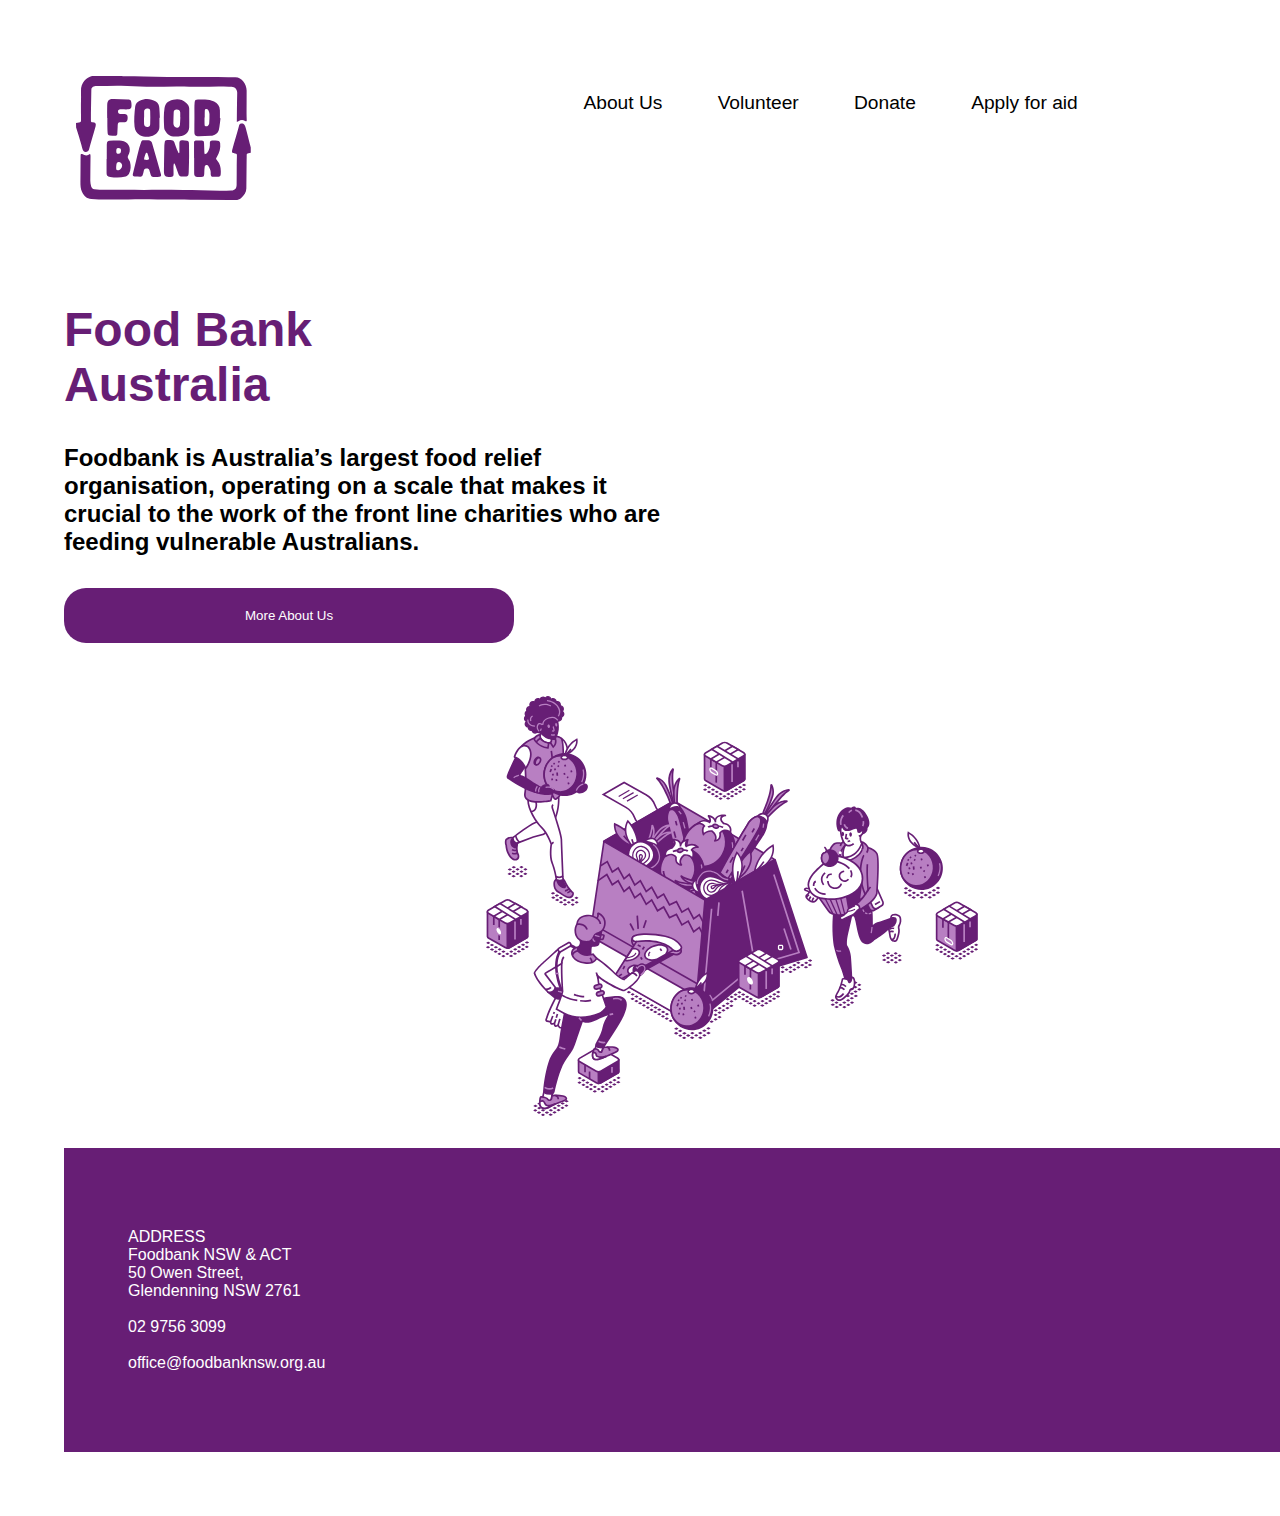
<file: index.html>
<!DOCTYPE html>
<html>

<head>
	<meta charset="utf-8">
	<meta name="viewport" content="width=device-width, initial-scale=1.0">
	<title>repl.it</title>
	<link href="style.css" rel="stylesheet" type="text/css" />
	<link rel="stylesheet" href="https://cdnjs.cloudflare.com/ajax/libs/font-awesome/4.7.0/css/font-awesome.min.css">
</head>

<body>

	<script src="script.js">
	</script>

 <!-- Navigation bar  -->
	<div class="navbar" id="navbar">


		<div class="topnav" id="myTopnav">
			<a href=""> </a>
			<a href=""> </a>
			<a href="#Apply for aid">Apply for aid</a>
			<a href="donate_money.html">Donate</a>
			<a href="#Volunteer">Volunteer</a>
      <a href="moreinfopage.html">About Us</a>
			<a href="javascript:void(0);" class="icon" onclick="myFunction()">
				<i class="fa fa-bars"></i>
  </a>
	</div>

  <!-- Food bank logo button  -->
  <div class="logo_button" id="logo_button">
			<a href="index.html">
				<img src="/images/food bank logo.svg" alt="HTML tutorial" />
  </a>
  </div>

  <!-- dividers -->
  </div>
  <div class="spacer" id="spacer">
  <br>
  <br>
  </div>
  
  <div class="spacer" id="spacer">
  <br>
  <br>
  </div>

<!-- landing page text box container -->
	<div class="textbox_1">
		<h1> Food Bank
			<br> Australia </h1>
    
    <h4> Foodbank is Australia’s largest food relief organisation, operating on a scale that makes it crucial to the work of the front line charities who are feeding vulnerable Australians. </h4>

    <a href="moreinfopage.html"> <button> More About Us</button></a>
    </div>

    <!-- landing page front image container -->

    <div class="front_image" id="front_image" >
    <img 
       width="500em" 
       src="/images/landing page graphic.svg"
       alt="Animation of people donating food"/>
    </div>

  <div class="spacer" id="spacer">
  <br>
  <br>
  </div>

  </body>

  
<!-- Footer component -->
  <footer>
    
    <p> ADDRESS
    <br>
    Foodbank NSW & ACT
    <br>
    50 Owen Street,
    <br>
    Glendenning NSW 2761
    <br>
    <br>
    02 9756 3099
    <br>
    <br>
    office@foodbanknsw.org.au </p>
    
  </footer>

  

 
</html>
</file>
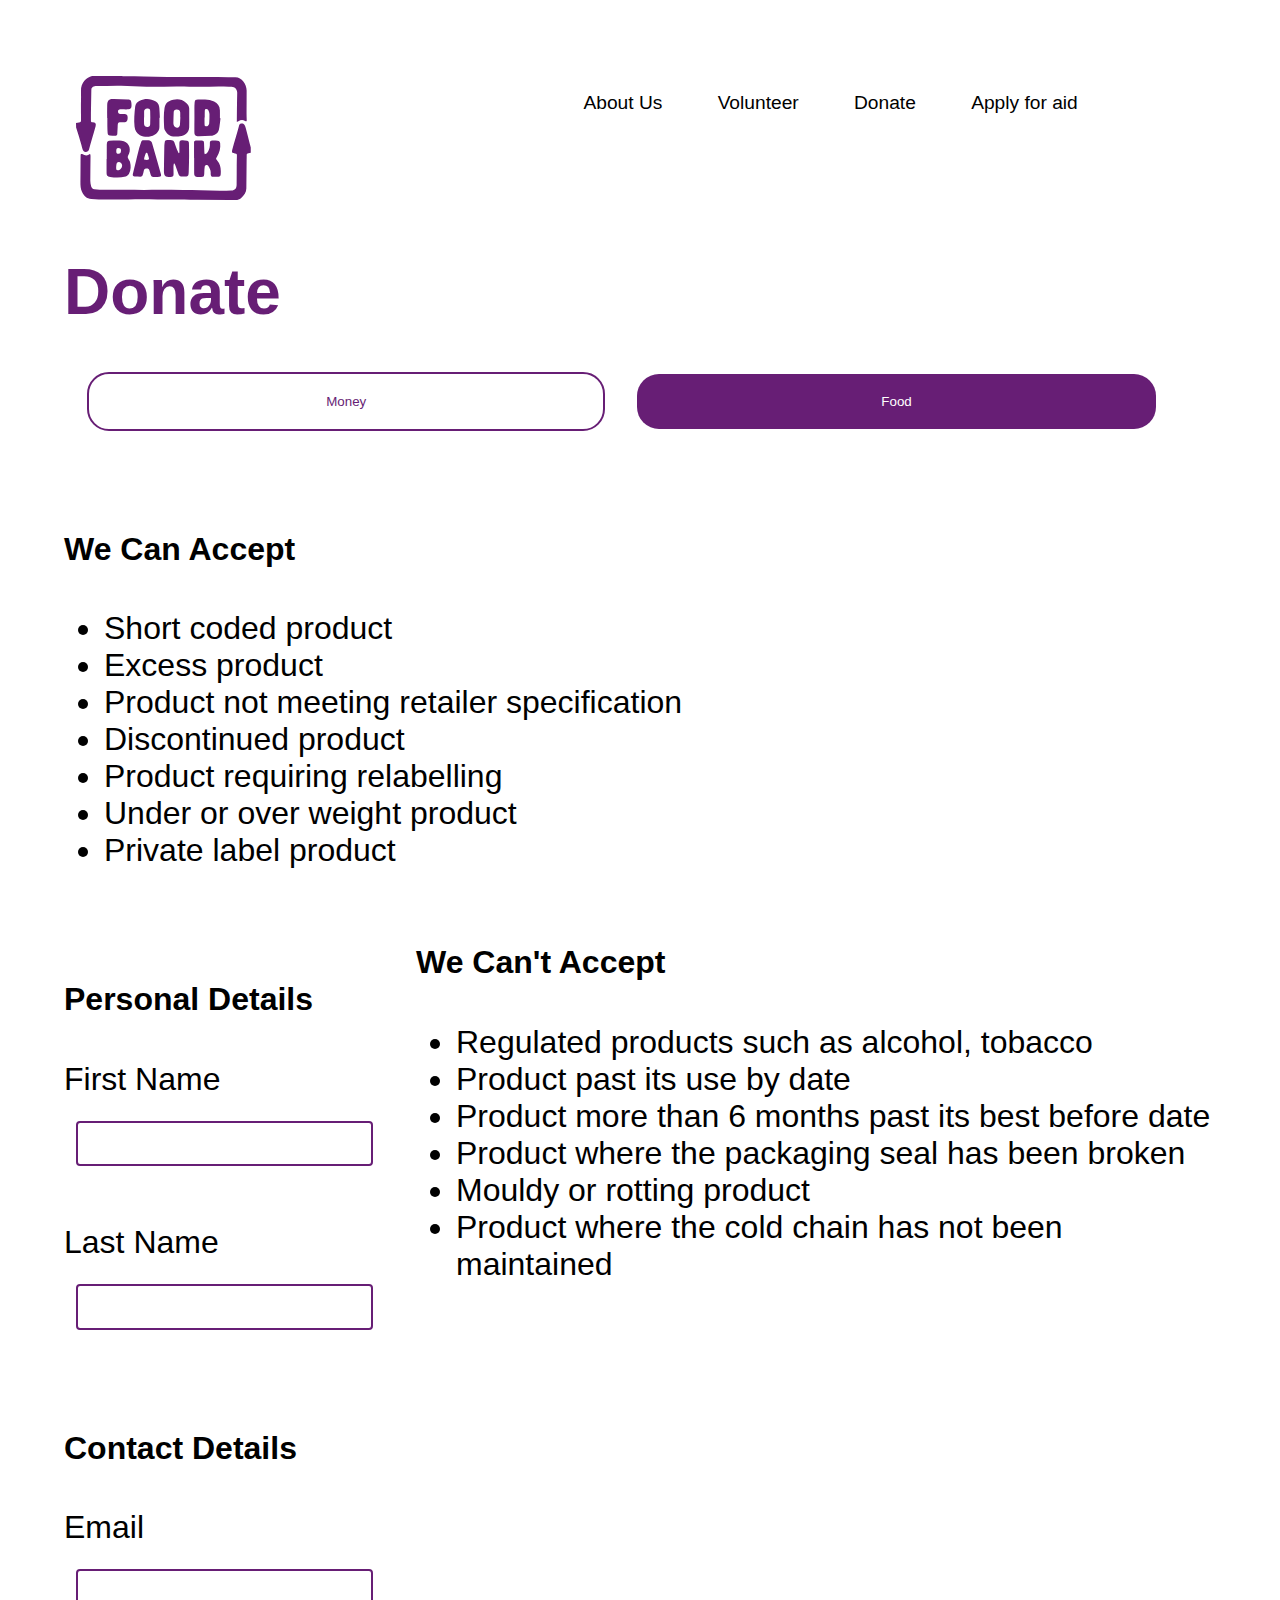
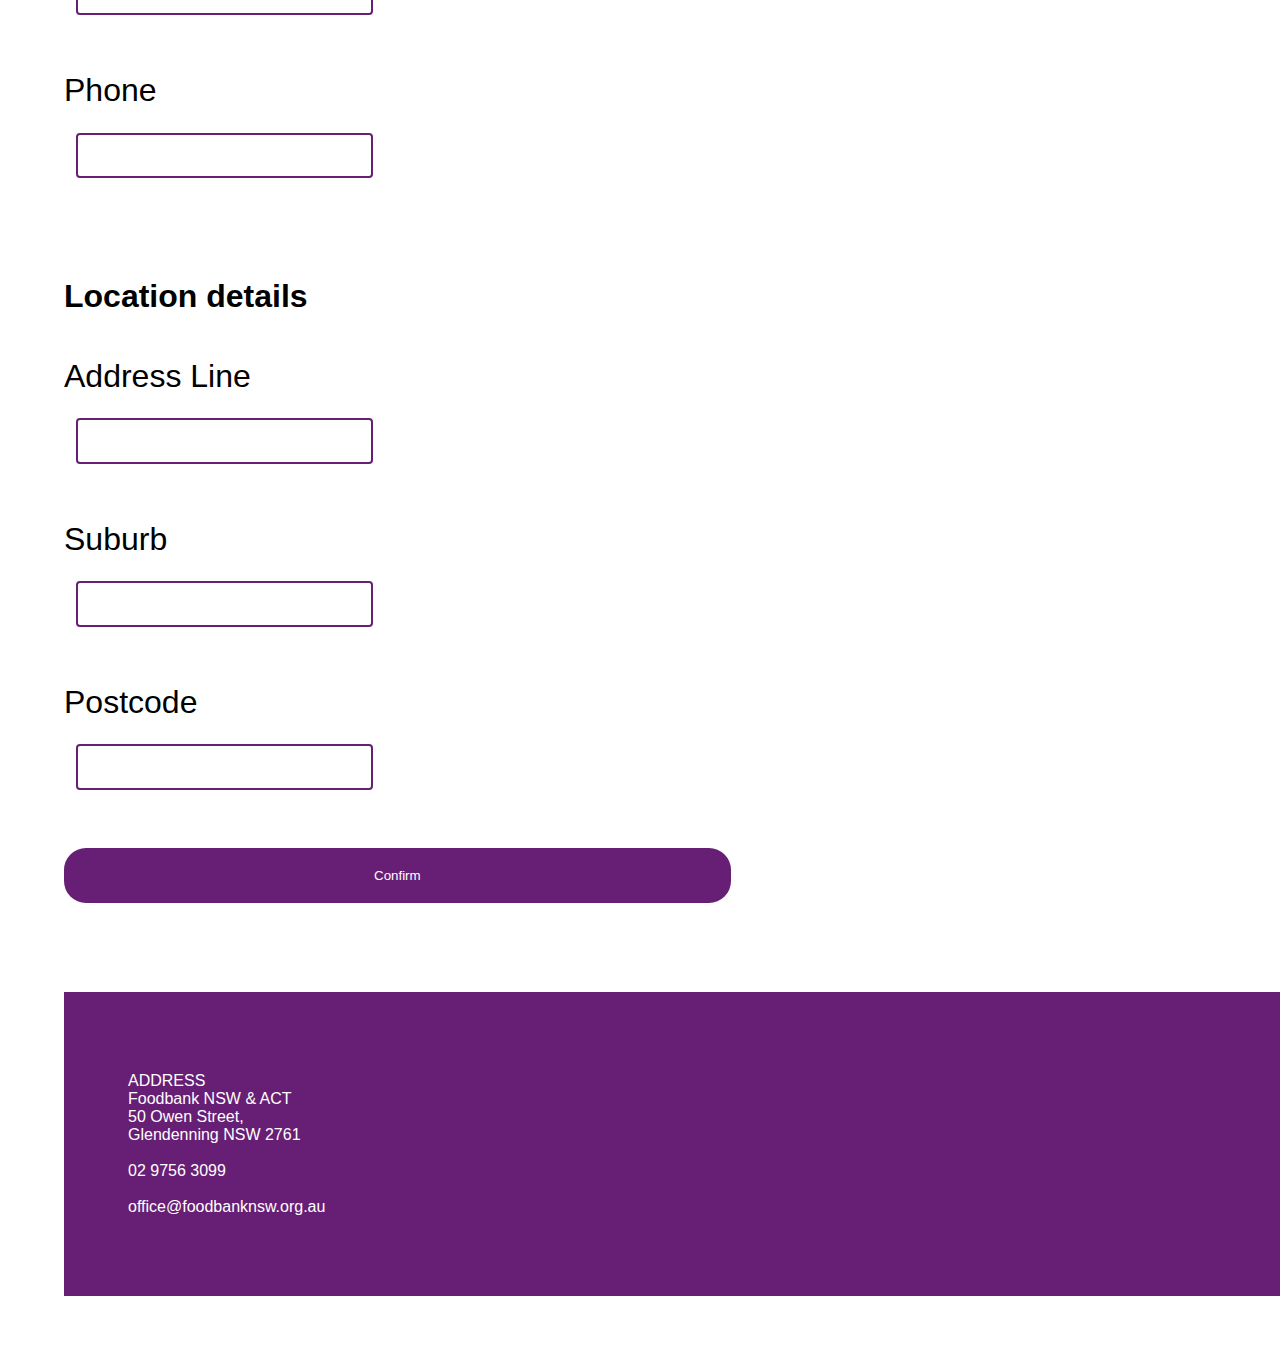
<file: donate_food.html>
<!DOCTYPE html>
<html>

<head>
	<meta charset="utf-8">
	<meta name="viewport" content="width=device-width, initial-scale=1.0">
	<title>repl.it</title>
	<link href="style.css" rel="stylesheet" type="text/css" />
	<link rel="stylesheet" href="https://cdnjs.cloudflare.com/ajax/libs/font-awesome/4.7.0/css/font-awesome.min.css">
</head>

<body>

	<script src="script.js">

	</script>
	<div class="navbar" id="navbar">


		<div class="topnav" id="myTopnav">
			<a href=""> </a>
			<a href=""> </a>
			<a href="#Apply for aid">Apply for aid</a>
			<a href="donate_money.html">Donate</a>
      <a href="#Volunteer">Volunteer</a>
			<a href="moreinfopage.html">About Us</a>
			<a href="javascript:void(0);" class="icon" onclick="myFunction()">
				<i class="fa fa-bars"></i>
  </a>
	</div>

  <div class="logo_button" id="logo_button">
			<a href="index.html.html">
				<img src="/images/food bank logo.svg" alt="HTML tutorial" />
  </a>

  </div>

  

  </div>

  <div class="spacer" id="spacer">
  <br>
  <br>
  </div>
  
  <div class="spacer" id="spacer">
  <br>
  <br>
  </div>
  
  <h1>Donate</h1>
          <a href="donate_money.html"> <button class="medium_2"> Money</button></a>

          <a href="donate_food.html"> <button class="medium_1"> Food</button></a>

      <div class="row" id="row">

      <div class="container_1" id="container_1">
      <h4> We Can Accept </h4>
      <ul>

        <li>Short coded product
      	</li>

        <li>Excess product
      	</li>

        <li>Product not meeting retailer specification
      	</li>

        <li>Discontinued product
      	</li>  

        <li>Product requiring relabelling
      	</li>

        <li>Under or over weight product
      	</li>

        <li>
        Private label product
      	</li>

      </ul>
      </div>

      <div class="container_2" id="container_2">

      <h4> We Can't Accept </h4>
      <ul>

        <li>Regulated products such as alcohol, tobacco 
      	</li>

        <li>Product past its use by date
      	</li>

        <li>Product more than 6 months past its best before date
      	</li>

        <li>Product where the packaging seal has been broken
      	</li>  

        <li>Mouldy or rotting product
      	</li>

        <li>Product where the cold chain has not been maintained
      	</li>

      </ul>

      </div>

      </div>

<div class="spacer" id="spacer">
  <br>
  <br>
  </div>

  <div class="spacer" id="spacer">
  <br>
  <br>
  </div>

  <div class="spacer" id="spacer">
  <br>
  <br>
  </div>

  <div class="spacer" id="spacer">
  <br>
  <br>
  </div>

  <div class="spacer" id="spacer">
  <br>
  <br>
  </div>

  <div class="spacer" id="spacer">
  <br>
  <br>
  </div>

<form id="payment">
      		

        <h4> Personal Details </h4>

      		<label for="name"> First Name</label>
          <input id="name" name="name" type="text" required>
            
            <label for="name">Last Name</label>
      			<input id="name" name="name" type="text" required>
          

            <h4> Contact Details </h4>
            
      				<label for="email">Email</label>
               
      				<input id="email" name="email" type="email" required>
      			
      				<label for="phone">Phone</label>
               
      				<input id="phone" name="phone" type="number" required>
      		

      		
      		<h4>Location details</h4>
      		
      				<label for="Address Line">Address Line</label>
               
      				<input id="Address Line" name="Address Line" type="text" required>
      			
      				<label for="Suburb">Suburb</label>
               
      				<input id="Suburb" name="Suburb" type="text" required>
      			<br>
      			
      				<label for="Postcode">Postcode</label>
               
      				<input id="Postcode" name="Postcode" type="number" required>
      			
            <div class="center" id="center">
      		<button type="submit">Confirm</button>
            </div>

      </form>
      
    <footer>
    
    <p> ADDRESS
    <br>
    Foodbank NSW & ACT
    <br>
    50 Owen Street,
    <br>
    Glendenning NSW 2761
    <br>
    <br>
    02 9756 3099
    <br>
    <br>
    office@foodbanknsw.org.au </p>
    
  </footer>

    <script src="script.js"></script>
  </body>
</html>
</file>
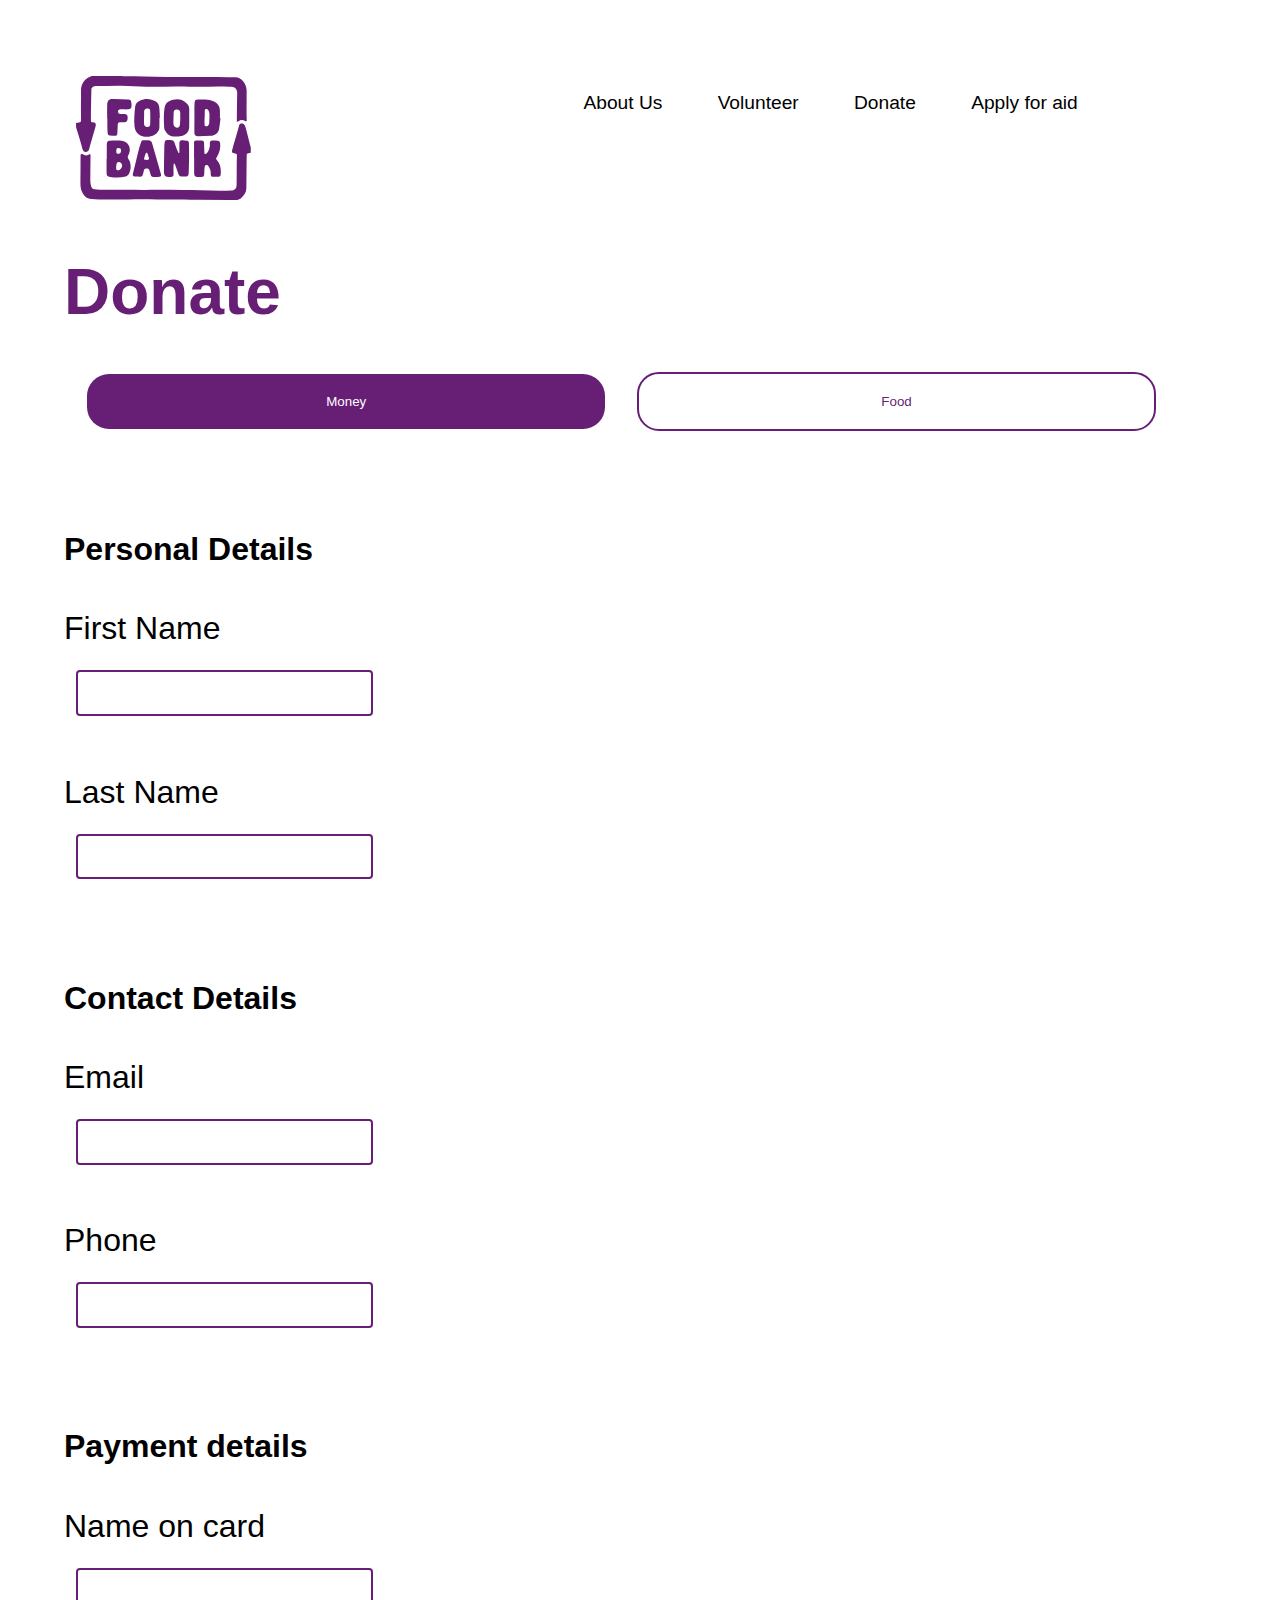
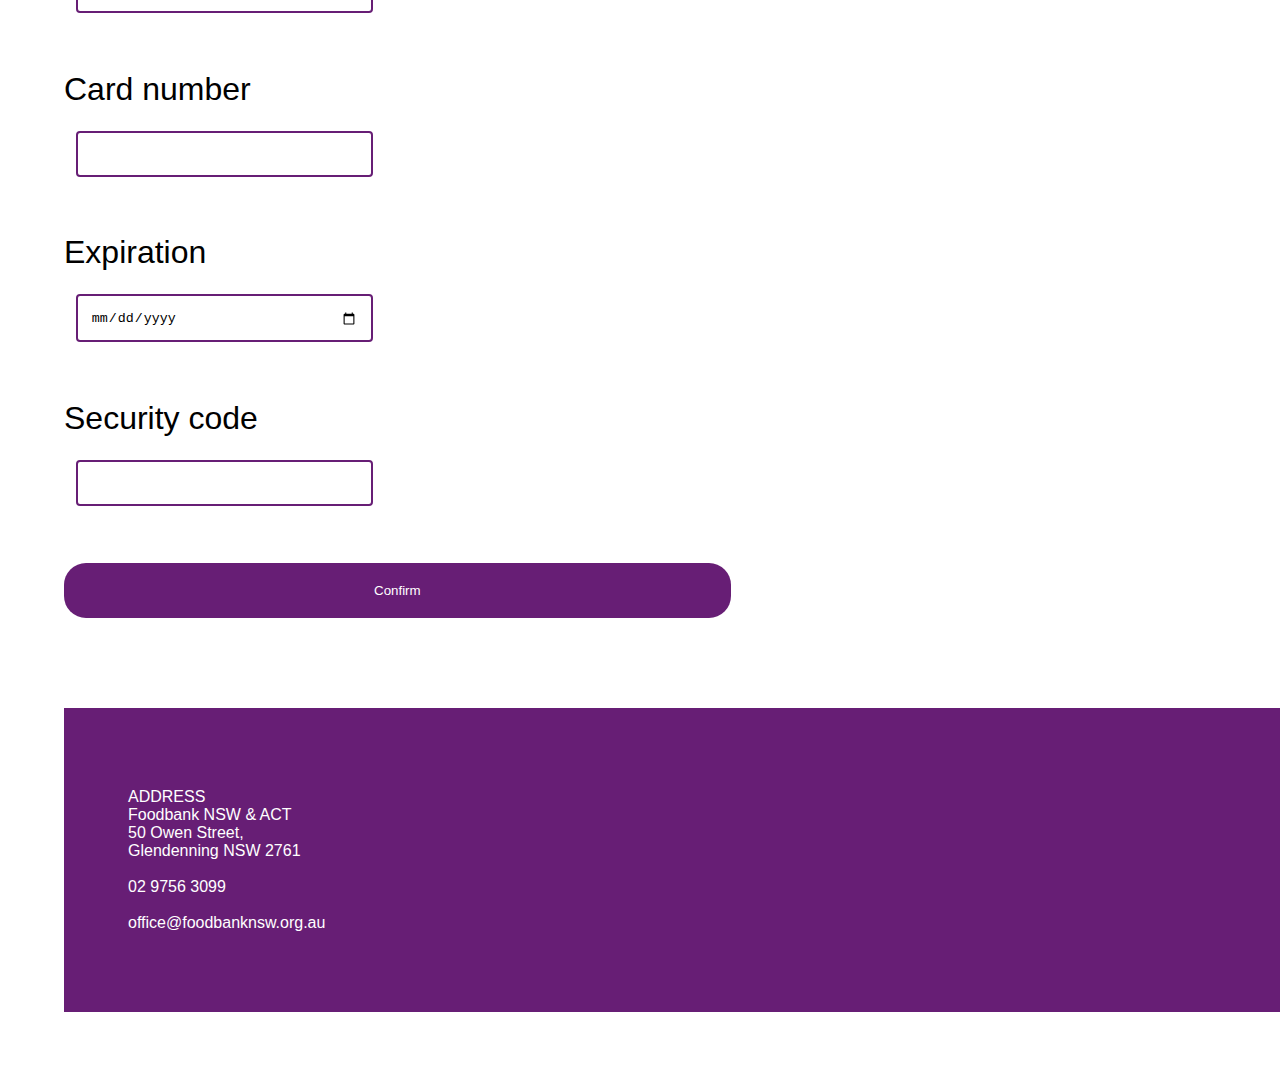
<file: donate_money.html>
<!DOCTYPE html>
<html>

<head>
	<meta charset="utf-8">
	<meta name="viewport" content="width=device-width, initial-scale=1.0">
	<title>repl.it</title>
	<link href="style.css" rel="stylesheet" type="text/css" />
	<link rel="stylesheet" href="https://cdnjs.cloudflare.com/ajax/libs/font-awesome/4.7.0/css/font-awesome.min.css">
</head>

<body>

	<script src="script.js">

	</script>
	<div class="navbar" id="navbar">


		<div class="topnav" id="myTopnav">
			<a href=""> </a>
			<a href=""> </a>
			<a href="#Apply for aid">Apply for aid</a>
			<a href="donate_money.html">Donate</a>
			<a href="#Volunteer">Volunteer</a>
			<a href="moreinfopage.html">About Us</a>
			<a href="javascript:void(0);" class="icon" onclick="myFunction()">
				<i class="fa fa-bars"></i>
  </a>
	</div>

  <div class="logo_button" id="logo_button">
			<a href="index.html.html">
				<img src="/images/food bank logo.svg" alt="HTML tutorial" />
  </a>

  </div>

  

  </div>

  <div class="spacer" id="spacer">
  <br>
  <br>
  </div>
  
  <div class="spacer" id="spacer">
  <br>
  <br>
  </div>
  
  <h1>Donate</h1>
          <a href="donate_money.html"> <button class="medium_1"> Money</button></a>

          <a href="donate_food.html"> <button class="medium_2"> Food</button></a>

<form id="payment">
      		

        <h4> Personal Details </h4>

      		<label for="name"> First Name</label>
          <input id="name" name="name" type="text" required>
            
            <label for="name">Last Name</label>
      			<input id="name" name="name" type="text" required>
          

            <h4> Contact Details </h4>
            
      				<label for="email">Email</label>
               
      				<input id="email" name="email" type="email" required>
      			
      				<label for="phone">Phone</label>
               
      				<input id="phone" name="phone" type="number" required>
      		

      		
      		<h4>Payment details</h4>
      		
      				<label for="namecard">Name on card</label>
               
      				<input id="namecard" name="namecard" type="text" required>
      			
      				<label for="cardnumber">Card number</label>
               
      				<input id="cardnumber" name="cardnumber" type="number" required>
      			<br>
      				<label for="expiration">Expiration</label>
               
      				<input id="expiration" name="expiration" type="date" required>
      			
      				<label for="secure">Security code</label>
               
      				<input id="secure" name="secure" type="number" required>
      			
            <div class="center" id="center">
      		<button type="submit">Confirm</button>
            </div>

      </form>

      <footer>
    
    <p> ADDRESS
    <br>
    Foodbank NSW & ACT
    <br>
    50 Owen Street,
    <br>
    Glendenning NSW 2761
    <br>
    <br>
    02 9756 3099
    <br>
    <br>
    office@foodbanknsw.org.au </p>
    
  </footer>
  
    <script src="script.js"></script>
  </body>
</html>
</file>
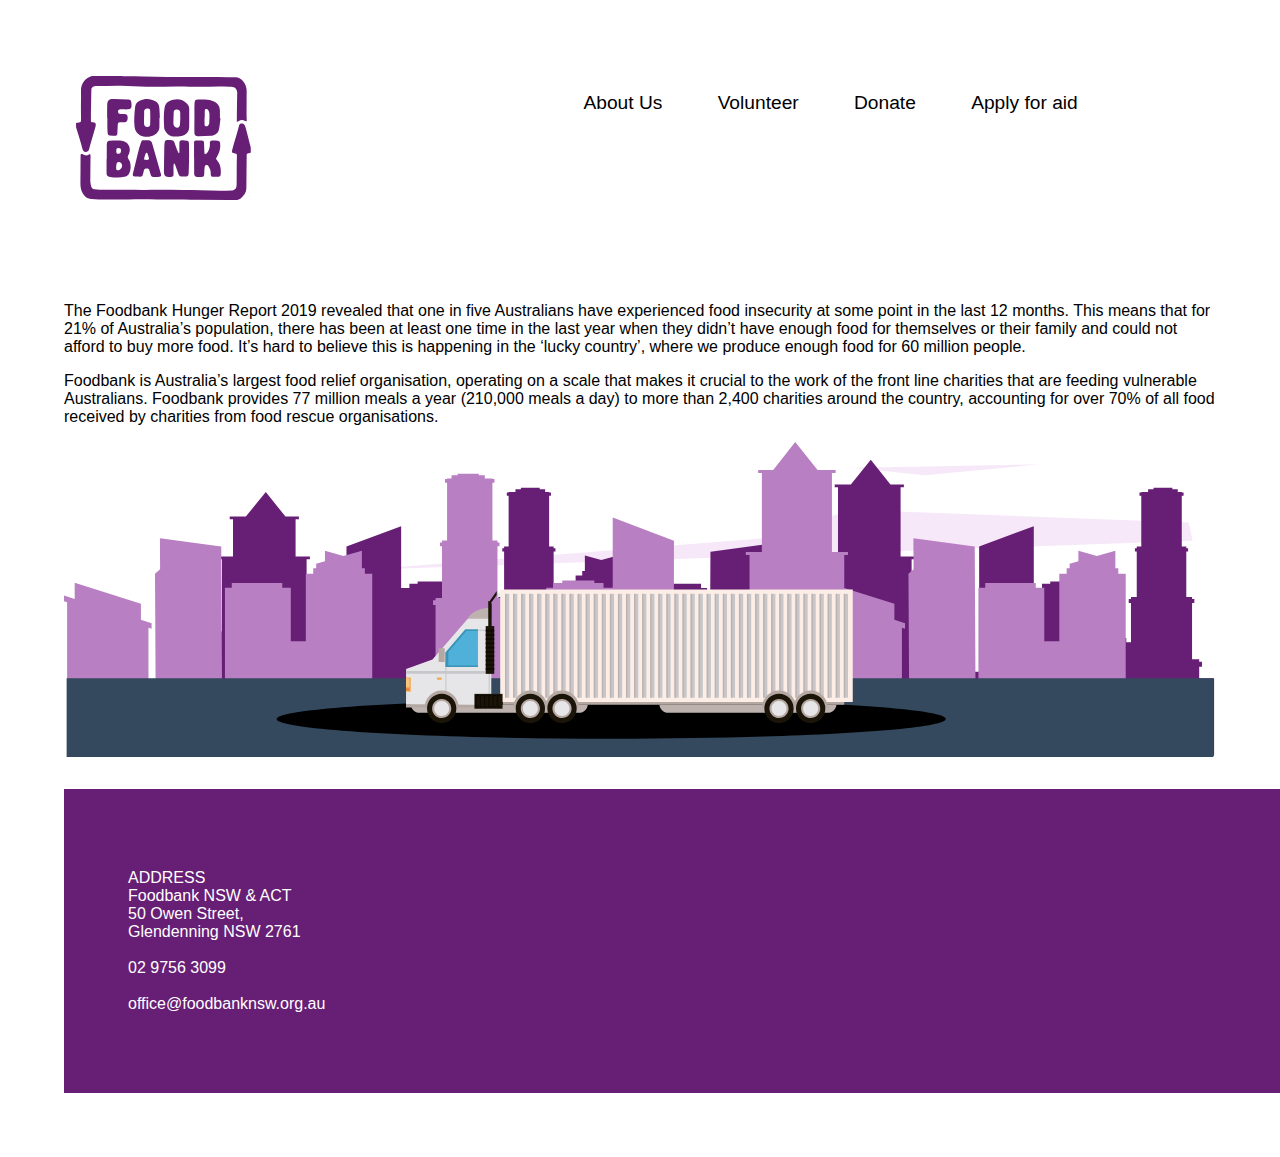
<file: moreinfopage.html>
<!DOCTYPE html>
<html>

<head>
	<meta charset="utf-8">
	<meta name="viewport" content="width=device-width, initial-scale=1.0">
	<title>repl.it</title>
	<link href="style.css" rel="stylesheet" type="text/css" />
	<link rel="stylesheet" href="https://cdnjs.cloudflare.com/ajax/libs/font-awesome/4.7.0/css/font-awesome.min.css">
</head>

<body>

	<script src="script.js">

	</script>
  <!-- navigation -->
	<div class="navbar" id="navbar">


		<div class="topnav" id="myTopnav">
			<a href=""> </a>
			<a href=""> </a>
			<a href="#Apply for aid">Apply for aid</a>
			<a href="donate_money.html">Donate</a>
			<a href="#Volunteer">Volunteer</a>
      <a href="moreinfopage.html">About Us</a>
			<a href="javascript:void(0);" class="icon" onclick="myFunction()">
				<i class="fa fa-bars"></i>
  </a>
	</div>
<!-- foodbank logo button -->
  <div class="logo_button" id="logo_button">
			<a href="index.html">
				<img src="/images/food bank logo.svg" alt="HTML tutorial" />
  </a>

  </div>
  </div>

  <!-- dividers -->

  <div class="spacer" id="spacer">
  <br>
  <br>
  </div>

  <div class="spacer" id="spacer">
  <br>
  <br>
  </div>
  
  <div class="spacer" id="spacer">
  <br>
  <br>
  </div>
	
	<!-- info text -->

	<p> The Foodbank Hunger Report 2019 revealed that one in five Australians have experienced food insecurity at some point in the last 12 months. This means that for 21% of Australia’s population, there has been at least one time in the last year when they didn’t have enough food for themselves or their family and could not afford to buy more food. It’s hard to believe this is happening in the ‘lucky country’, where we produce enough food for 60 million people.</p>
  
  <p>
  Foodbank is Australia’s largest food relief organisation, operating on a scale that makes it crucial to the work of the front line charities that are feeding vulnerable Australians. Foodbank provides 77 million meals a year (210,000 meals a day) to more than 2,400 charities around the country, accounting for over 70% of all food received by charities from food rescue organisations.</p>

    <!-- food truck illustration -->

      <img 
       width="100%" height="50%"
       src="/images/about us image.svg"
       alt="Food delivery truck"/> 

    <!-- footer element -->
    <footer>
    
    <p> ADDRESS
    <br>
    Foodbank NSW & ACT
    <br>
    50 Owen Street,
    <br>
    Glendenning NSW 2761
    <br>
    <br>
    02 9756 3099
    <br>
    <br>
    office@foodbanknsw.org.au </p>
    
  </footer>

  </body>
  
</html>
</file>
<file: style.css>
/* Setting the CSS of the standard elements of the webpage*/

body {
	margin: 2em;
	font-family: Proxima Nova, sans-serif;
	font-size: 2em;
  font-style: normal;
  max-width: 100%;
  display: block;
}

footer {
  
  display: inline-block;
  width: 100%;
  height: 50%;
  background-color: #671E75;
  color: #ffffff;
  margin-top: 1em;
  margin-left: 0%;
  padding: 2em;
  padding-right: 0%;
}

figure{
  width: 30em;
  max-width: 100%;
  margin: auto;
  display: inline-block;
}

img {
  max-width: 100%;
  display: block;
  margin-left: auto;
  margin-right: auto;
}

h1 {
  color: #671E75;
}

h4{
  color: #000000;
}

p {
 font-size: 50%; 
}
/* Setting the CSS for the foodbank logo that can be clicked*/

.logo_button {
  max-width: 30%;
  width: 175px;
  display: block;
  float: left;
  padding: 1%;
}

/* Setting the CSS of the standard elements of the navbar*/
.navbar{
  width: 100%;
}

.topnav {
  width: 60%;
  background-color: #ffffff;
  overflow: hidden;
  float: right;
  display: block;
}

.topnav a {
  float: right;
  color: #000000;
  text-align: center;
  padding: 4%;
  text-decoration: none;
  font-size: 60%;
}
.topnav a:hover {
  background-color: #671E75;
  color: white;
}

.topnav .icon {
  display: none;
}

/* When the screen is less than 600 pixels wide, hide all links */
@media screen and (max-width: 600px) {
  .topnav a:not(:first-child) {display: none;}
  .topnav a.icon {
    float: right;
    display: block;
  }

}

/* The "responsive" this makes links display virtically when clicked*/
@media screen and (max-width: 600px) {
  .topnav.responsive {position: relative;}
  .topnav.responsive a.icon {
    position: absolute;
    right: 0;
    top: 0;
  }
  .topnav.responsive a {
    float: none;
    display: block;
    text-align: right;
  }
}

/* Setting the CSS for the elements of the donation page mainly the donation forms*/

button {
border: 0;
width: 50em;
max-width: 75%;
padding: 1.5em;
background: #671E75;
border-radius: 22px;
color: #ffffff;
margin-bottom: 5%;
}

input {
max-width: 100%;
width: 20em;
display: inline-block;
margin-top: 2%;
margin-bottom: 5%;
margin-left: 1%;
stroke-width: 2px;
border: 2px solid #671E75;
border-radius: 4px;
padding: 1em;
}

label {
  display: block;
}

form{
  width: 100%;
}

/* Setting css for clicked button*/
.medium_1{
  margin-left: 2%;
  width: 45%;
}

/* Setting css for unclicked button*/
.medium_2{
  margin-left: 2%;
  width: 45%;
  background: #ffffff;
  color: #671E75;
  border: 2px solid #671E75;
}

/* Setting the CSS of landing page containers*/

.front_image{
  display: block;
  width: 30em;
  max-width: 100%;
  margin-top: 2%;
  float: right;
}

.textbox_1 {
display: block;
float: left;
margin-top: 5%;
margin-left: 0%;
width: 25em;
max-width: 100%;
font-size: 75%;
}

.spacer{
  width:100%;
  height: 5%;
}

/* Setting the CSS of Donation page containers*/

.container_1{
  float: left;
  display: block;
  width: 25em;
  max-width: 100%;

}

.container_2{
  float: right;
  display: block;
  width: 25em;
  max-width: 100%;

}

.row{
  display: block;
  width: 100%;
  max-width: 100%;
}
</file>
